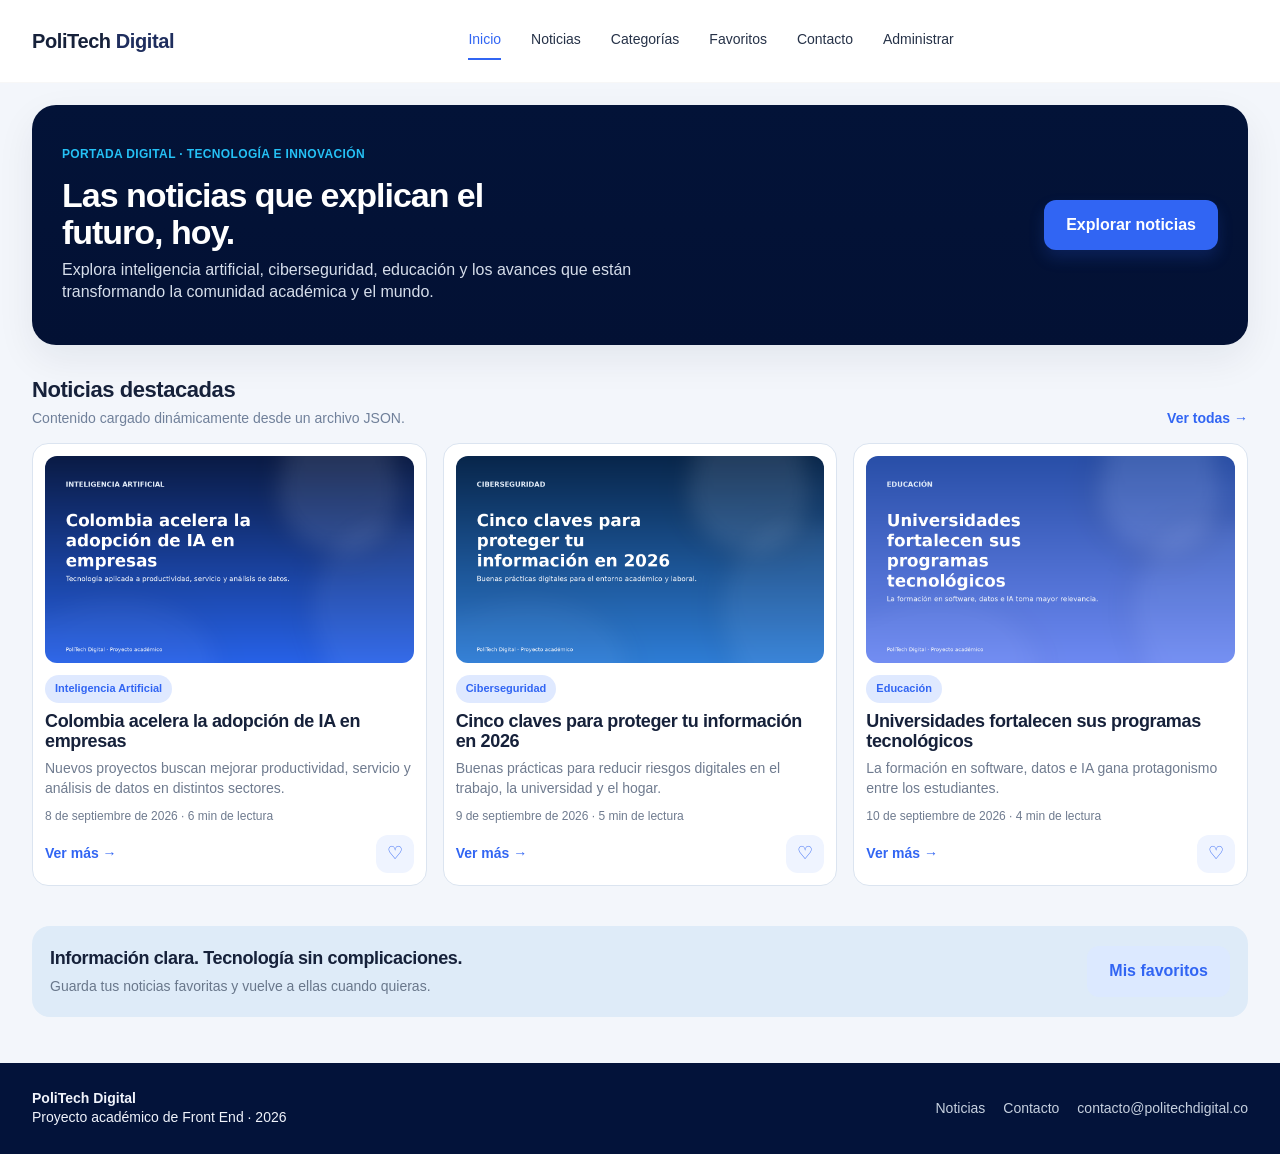
<file: index.html>
<!doctype html><html lang="es"><head><meta charset="utf-8"><meta name="viewport" content="width=device-width,initial-scale=1"><meta name="description" content="PoliTech Digital, prototipo académico de plataforma web de noticias."><title>PoliTech Digital | Inicio</title><link rel="stylesheet" href="css/styles.css"></head><body>
<header class="site-header"><div class="container navbar"><a class="brand" href="index.html">PoliTech <span>Digital</span></a><button class="menu-btn" id="menu-button" aria-label="Abrir menú">Menú</button><nav class="nav-links" id="nav-links"><a href="index.html">Inicio</a><a href="noticias.html">Noticias</a><a href="categorias.html">Categorías</a><a href="favoritos.html">Favoritos</a><a href="contacto.html">Contacto</a><a href="administrar.html">Administrar</a></nav></div></header>
<main>
<section class="hero"><div class="container"><div class="hero-panel"><div><div class="eyebrow">Portada digital · Tecnología e innovación</div><h1>Las noticias que explican el futuro, hoy.</h1><p>Explora inteligencia artificial, ciberseguridad, educación y los avances que están transformando la comunidad académica y el mundo.</p></div><a class="button" href="noticias.html">Explorar noticias</a></div></div></section>
<section class="section"><div class="container"><div class="section-header"><div><h2 class="section-title">Noticias destacadas</h2><p class="section-subtitle">Contenido cargado dinámicamente desde un archivo JSON.</p></div><a class="text-link" href="noticias.html">Ver todas →</a></div><div class="grid" id="featured-news"><div class="empty-state">Cargando noticias…</div></div></div></section>
<section class="section"><div class="container"><div class="info-strip"><div><h2>Información clara. Tecnología sin complicaciones.</h2><p>Guarda tus noticias favoritas y vuelve a ellas cuando quieras.</p></div><a class="button-secondary" href="favoritos.html">Mis favoritos</a></div></div></section>
</main>
<footer class="site-footer"><div class="container footer-content"><div><strong>PoliTech Digital</strong><br>Proyecto académico de Front End · <span id="year"></span></div><div class="footer-links"><a href="noticias.html">Noticias</a><a href="contacto.html">Contacto</a><span>contacto@politechdigital.co</span></div></div></footer>
<script src="js/data-fallback.js"></script><script src="js/app.js"></script></body></html>
</file>
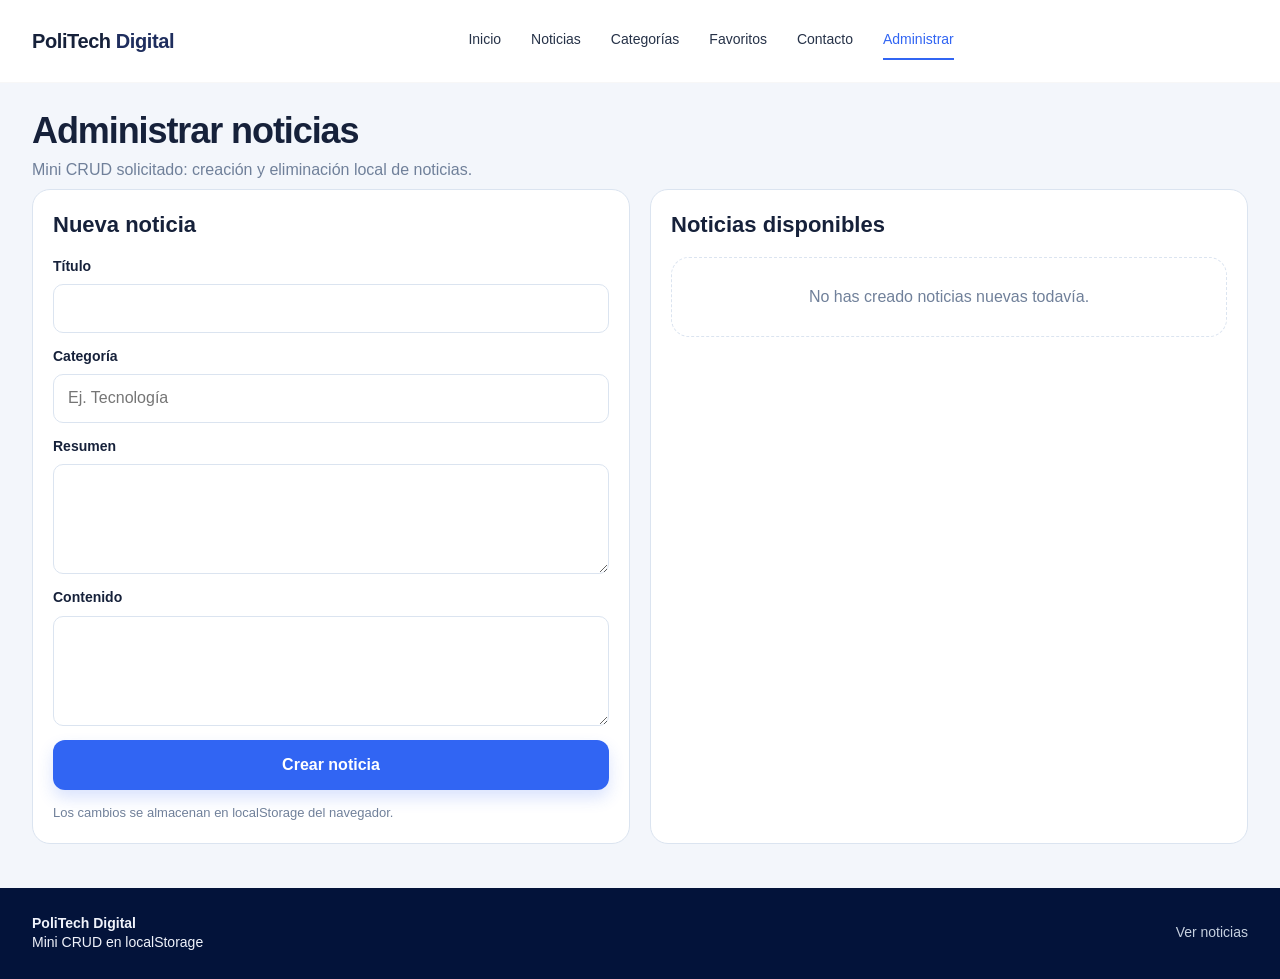
<file: administrar.html>
<!doctype html><html lang="es"><head><meta charset="utf-8"><meta name="viewport" content="width=device-width,initial-scale=1"><title>Administrar | PoliTech Digital</title><link rel="stylesheet" href="css/styles.css"></head><body>
<header class="site-header"><div class="container navbar"><a class="brand" href="index.html">PoliTech <span>Digital</span></a><button class="menu-btn" id="menu-button" aria-label="Abrir menú">Menú</button><nav class="nav-links" id="nav-links"><a href="index.html">Inicio</a><a href="noticias.html">Noticias</a><a href="categorias.html">Categorías</a><a href="favoritos.html">Favoritos</a><a href="contacto.html">Contacto</a><a href="administrar.html">Administrar</a></nav></div></header>
<main class="container"><section class="page-hero"><h1>Administrar noticias</h1><p>Mini CRUD solicitado: creación y eliminación local de noticias.</p></section><section class="admin-layout"><div class="admin-card"><h2>Nueva noticia</h2><form class="form-grid" id="admin-form"><div class="form-group"><label for="admin-titulo">Título</label><input class="input" id="admin-titulo" required></div><div class="form-group"><label for="admin-categoria">Categoría</label><input class="input" id="admin-categoria" placeholder="Ej. Tecnología" required></div><div class="form-group"><label for="admin-resumen">Resumen</label><textarea class="textarea" id="admin-resumen" required></textarea></div><div class="form-group"><label for="admin-contenido">Contenido</label><textarea class="textarea" id="admin-contenido" required></textarea></div><button class="button" type="submit">Crear noticia</button><div class="help" id="admin-message">Los cambios se almacenan en localStorage del navegador.</div></form></div><div class="admin-card"><h2>Noticias disponibles</h2><div class="admin-list" id="admin-list"><div class="empty-state">Cargando noticias…</div></div></div></section></main>
<footer class="site-footer"><div class="container footer-content"><div><strong>PoliTech Digital</strong><br>Mini CRUD en localStorage</div><div class="footer-links"><a href="noticias.html">Ver noticias</a></div></div></footer>
<script src="js/data-fallback.js"></script><script src="js/app.js"></script></body></html>
</file>
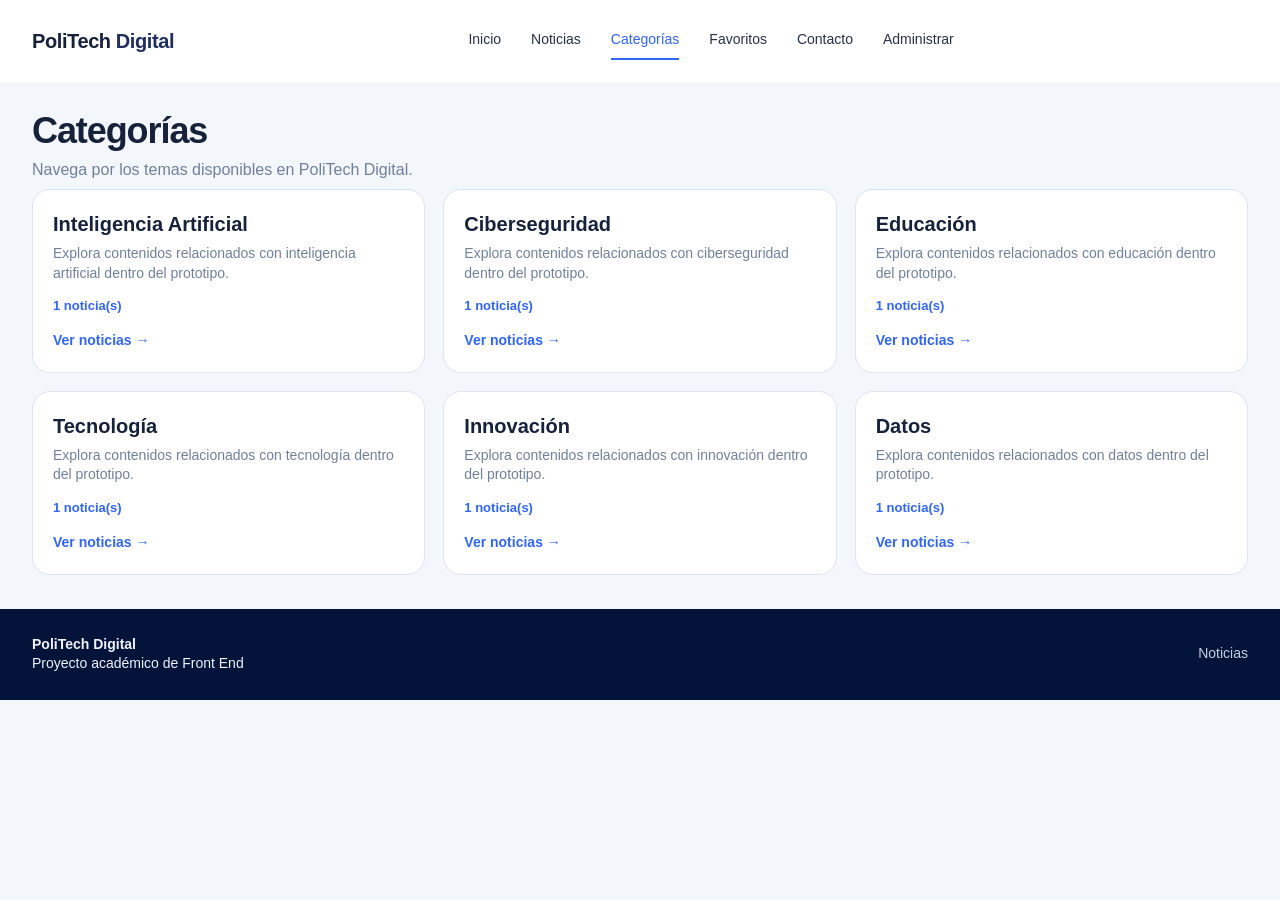
<file: categorias.html>
<!doctype html><html lang="es"><head><meta charset="utf-8"><meta name="viewport" content="width=device-width,initial-scale=1"><title>Categorías | PoliTech Digital</title><link rel="stylesheet" href="css/styles.css"></head><body>
<header class="site-header"><div class="container navbar"><a class="brand" href="index.html">PoliTech <span>Digital</span></a><button class="menu-btn" id="menu-button" aria-label="Abrir menú">Menú</button><nav class="nav-links" id="nav-links"><a href="index.html">Inicio</a><a href="noticias.html">Noticias</a><a href="categorias.html">Categorías</a><a href="favoritos.html">Favoritos</a><a href="contacto.html">Contacto</a><a href="administrar.html">Administrar</a></nav></div></header>
<main class="container"><section class="page-hero"><h1>Categorías</h1><p>Navega por los temas disponibles en PoliTech Digital.</p></section><div class="category-grid" id="category-grid"><div class="empty-state">Cargando categorías…</div></div></main>
<footer class="site-footer"><div class="container footer-content"><div><strong>PoliTech Digital</strong><br>Proyecto académico de Front End</div><div class="footer-links"><a href="noticias.html">Noticias</a></div></div></footer>
<script src="js/data-fallback.js"></script><script src="js/app.js"></script></body></html>
</file>
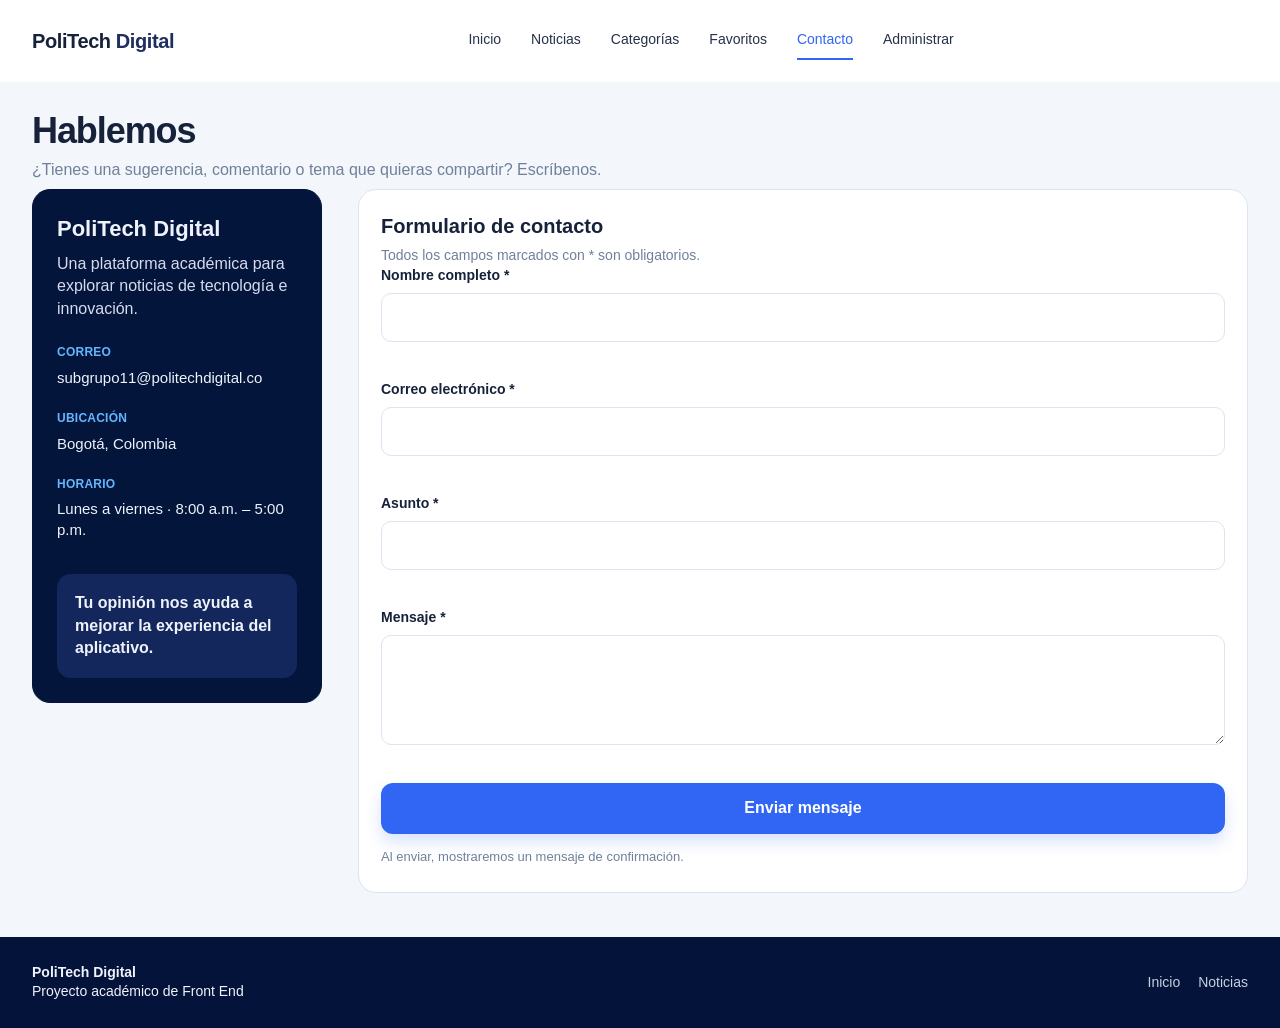
<file: contacto.html>
<!doctype html><html lang="es"><head><meta charset="utf-8"><meta name="viewport" content="width=device-width,initial-scale=1"><title>Contacto | PoliTech Digital</title><link rel="stylesheet" href="css/styles.css"></head><body>
<header class="site-header"><div class="container navbar"><a class="brand" href="index.html">PoliTech <span>Digital</span></a><button class="menu-btn" id="menu-button" aria-label="Abrir menú">Menú</button><nav class="nav-links" id="nav-links"><a href="index.html">Inicio</a><a href="noticias.html">Noticias</a><a href="categorias.html">Categorías</a><a href="favoritos.html">Favoritos</a><a href="contacto.html">Contacto</a><a href="administrar.html">Administrar</a></nav></div></header>
<main class="container"><section class="page-hero"><h1>Hablemos</h1><p>¿Tienes una sugerencia, comentario o tema que quieras compartir? Escríbenos.</p></section><section class="contact-layout"><aside class="contact-panel"><h2>PoliTech Digital</h2><p>Una plataforma académica para explorar noticias de tecnología e innovación.</p><div class="contact-list"><div><div class="contact-label">Correo</div><div>subgrupo11@politechdigital.co</div></div><div><div class="contact-label">Ubicación</div><div>Bogotá, Colombia</div></div><div><div class="contact-label">Horario</div><div>Lunes a viernes · 8:00 a.m. – 5:00 p.m.</div></div></div><div class="contact-note">Tu opinión nos ayuda a mejorar la experiencia del aplicativo.</div></aside><section class="form-card"><h2>Formulario de contacto</h2><p class="section-subtitle">Todos los campos marcados con * son obligatorios.</p><div class="alert-success" id="contact-success" role="status"></div><form class="form-grid" id="contact-form" novalidate><div class="form-group"><label for="nombre">Nombre completo *</label><input class="input" id="nombre" autocomplete="name" required><div class="error" id="nombre-error"></div></div><div class="form-group"><label for="correo">Correo electrónico *</label><input class="input" id="correo" type="email" autocomplete="email" required><div class="error" id="correo-error"></div></div><div class="form-group"><label for="asunto">Asunto *</label><input class="input" id="asunto" required><div class="error" id="asunto-error"></div></div><div class="form-group"><label for="mensaje">Mensaje *</label><textarea class="textarea" id="mensaje" minlength="10" required></textarea><div class="error" id="mensaje-error"></div></div><button class="button" type="submit">Enviar mensaje</button><div class="help">Al enviar, mostraremos un mensaje de confirmación.</div></form></section></section></main>
<footer class="site-footer"><div class="container footer-content"><div><strong>PoliTech Digital</strong><br>Proyecto académico de Front End</div><div class="footer-links"><a href="index.html">Inicio</a><a href="noticias.html">Noticias</a></div></div></footer>
<script src="js/data-fallback.js"></script><script src="js/app.js"></script></body></html>
</file>
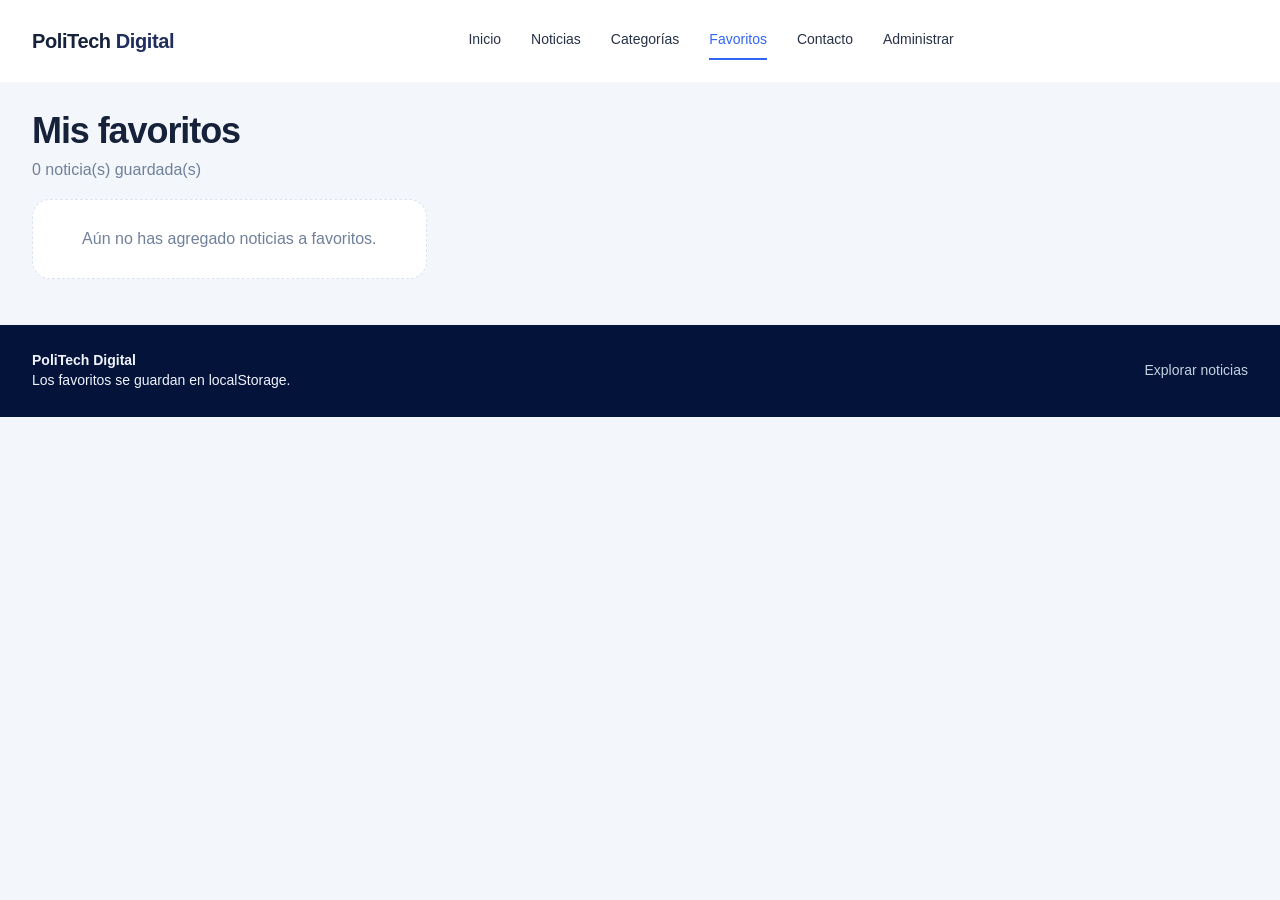
<file: favoritos.html>
<!doctype html><html lang="es"><head><meta charset="utf-8"><meta name="viewport" content="width=device-width,initial-scale=1"><title>Favoritos | PoliTech Digital</title><link rel="stylesheet" href="css/styles.css"></head><body>
<header class="site-header"><div class="container navbar"><a class="brand" href="index.html">PoliTech <span>Digital</span></a><button class="menu-btn" id="menu-button" aria-label="Abrir menú">Menú</button><nav class="nav-links" id="nav-links"><a href="index.html">Inicio</a><a href="noticias.html">Noticias</a><a href="categorias.html">Categorías</a><a href="favoritos.html">Favoritos</a><a href="contacto.html">Contacto</a><a href="administrar.html">Administrar</a></nav></div></header>
<main class="container"><section class="page-hero"><h1>Mis favoritos</h1><p id="favorites-count">0 noticias guardadas</p></section><section class="section" style="padding-top:10px"><div class="grid" id="favorites-grid"><div class="empty-state">Cargando favoritos…</div></div></section></main>
<footer class="site-footer"><div class="container footer-content"><div><strong>PoliTech Digital</strong><br>Los favoritos se guardan en localStorage.</div><div class="footer-links"><a href="noticias.html">Explorar noticias</a></div></div></footer>
<script src="js/data-fallback.js"></script><script src="js/app.js"></script></body></html>
</file>
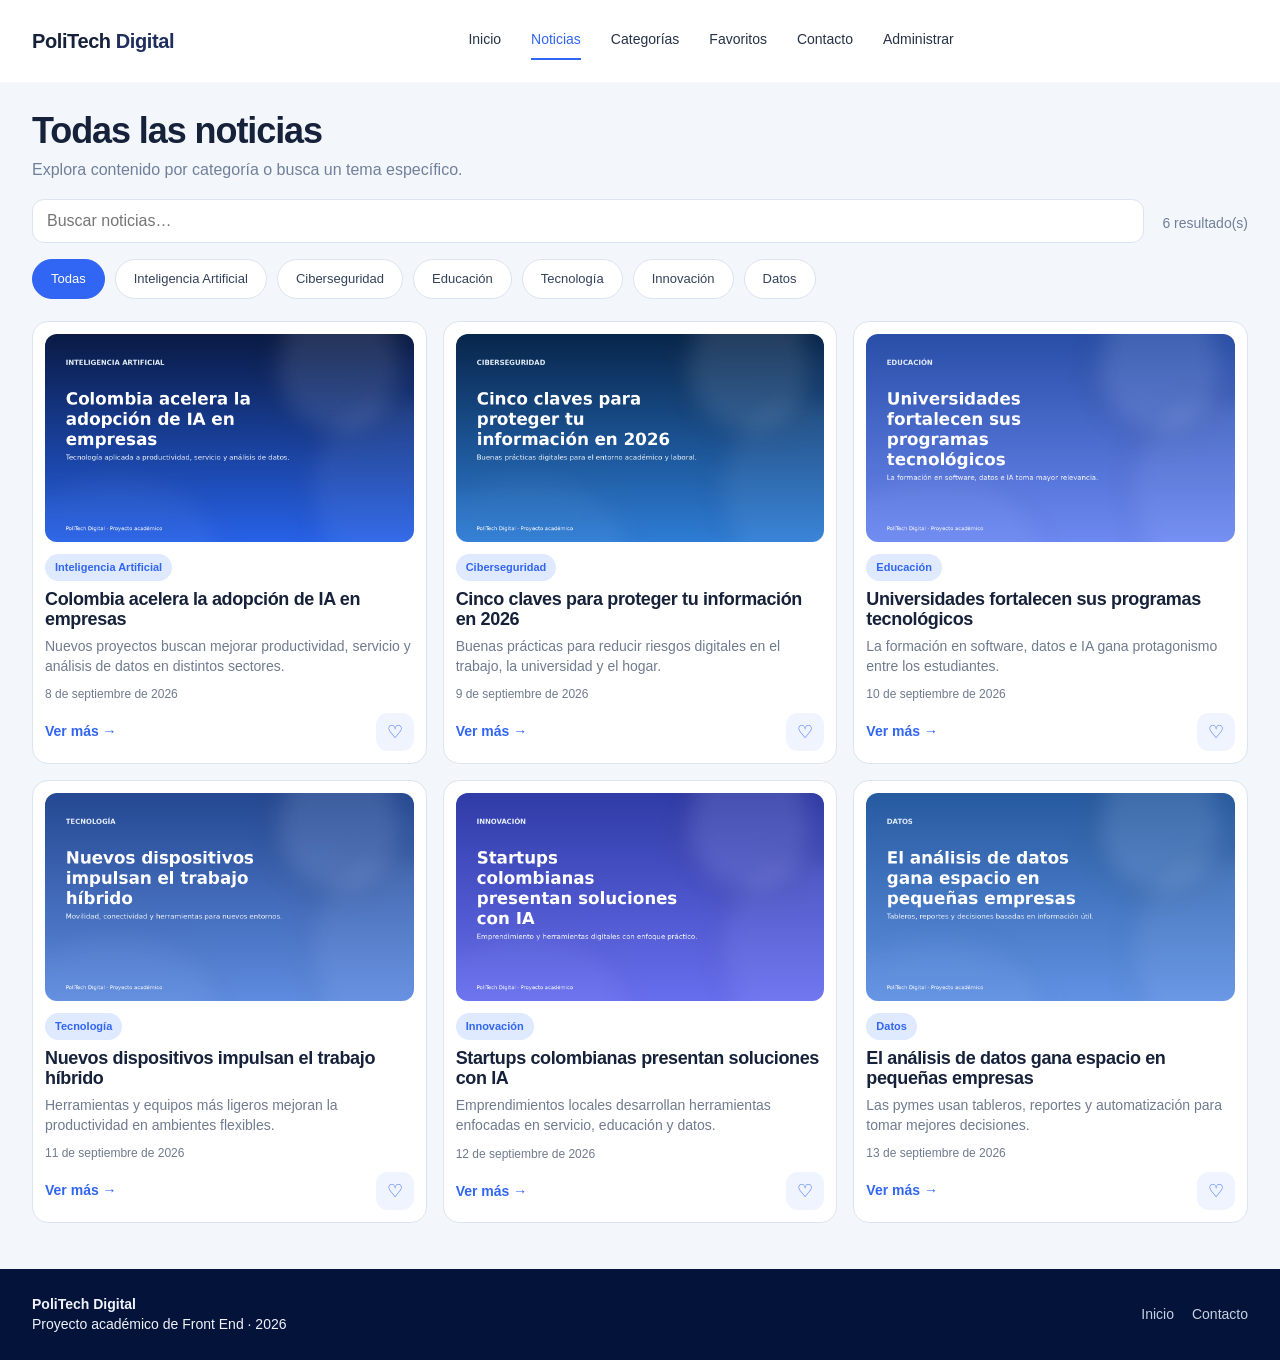
<file: noticias.html>
<!doctype html><html lang="es"><head><meta charset="utf-8"><meta name="viewport" content="width=device-width,initial-scale=1"><title>Noticias | PoliTech Digital</title><link rel="stylesheet" href="css/styles.css"></head><body>
<header class="site-header"><div class="container navbar"><a class="brand" href="index.html">PoliTech <span>Digital</span></a><button class="menu-btn" id="menu-button" aria-label="Abrir menú">Menú</button><nav class="nav-links" id="nav-links"><a href="index.html">Inicio</a><a href="noticias.html">Noticias</a><a href="categorias.html">Categorías</a><a href="favoritos.html">Favoritos</a><a href="contacto.html">Contacto</a><a href="administrar.html">Administrar</a></nav></div></header>
<main class="container"><section class="page-hero"><h1>Todas las noticias</h1><p>Explora contenido por categoría o busca un tema específico.</p></section><section class="section" style="padding-top:10px"><div class="toolbar"><input class="search-box" id="search-news" type="search" placeholder="Buscar noticias…" aria-label="Buscar noticias"><span id="result-count" class="section-subtitle"></span></div><div class="filter-row" id="category-filters" aria-label="Filtros por categoría"></div><div class="grid" id="news-grid" style="margin-top:22px"><div class="empty-state">Cargando noticias…</div></div></section></main>
<footer class="site-footer"><div class="container footer-content"><div><strong>PoliTech Digital</strong><br>Proyecto académico de Front End · <span id="year"></span></div><div class="footer-links"><a href="index.html">Inicio</a><a href="contacto.html">Contacto</a></div></div></footer>
<script src="js/data-fallback.js"></script><script src="js/app.js"></script><script src="js/news-page.js"></script></body></html>
</file>
<file: css/styles.css>
:root{
  --bg:#f3f6fb;
  --surface:#ffffff;
  --surface-soft:#eef4ff;
  --border:#dbe4f0;
  --text:#16213a;
  --muted:#70809a;
  --navy:#04153b;
  --navy-2:#071b4e;
  --primary:#3165f3;
  --primary-dark:#224fd8;
  --info:#dfeeff;
  --shadow:0 14px 38px rgba(10, 23, 56, 0.07);
  --radius:24px;
}
*{box-sizing:border-box}
html{scroll-behavior:smooth}
body{margin:0;font-family:Arial, Helvetica, sans-serif;background:var(--bg);color:var(--text);line-height:1.4}
a{text-decoration:none;color:inherit}
img{max-width:100%;display:block}
button,input,textarea,select{font:inherit}
.container{width:min(1240px, calc(100% - 64px));margin:0 auto}
.site-header{background:#fff;border-bottom:1px solid rgba(0,0,0,0.03);position:sticky;top:0;z-index:20}
.navbar{min-height:82px;display:grid;grid-template-columns:auto 1fr auto;align-items:center;gap:24px}
.brand{font-size:20px;font-weight:700;letter-spacing:-.02em;color:#16213a}
.brand span{color:#1f2e5e}
.nav-links{display:flex;justify-content:center;gap:30px;align-items:center;font-size:14px;color:#263248}
.nav-links a{padding:8px 0;border-bottom:2px solid transparent;transition:.2s}
.nav-links a:hover,.nav-links a.active{color:var(--primary);border-bottom-color:var(--primary)}
.menu-btn{display:none;border:1px solid var(--border);background:#fff;color:var(--text);padding:10px 14px;border-radius:12px;cursor:pointer}
.hero{padding:22px 0 14px}
.hero-panel{background:linear-gradient(180deg, #031338 0%, #031134 100%);color:#fff;border-radius:24px;min-height:240px;padding:30px 30px 30px 30px;display:flex;justify-content:space-between;gap:24px;align-items:center;box-shadow:var(--shadow)}
.eyebrow{font-size:12px;font-weight:700;text-transform:uppercase;letter-spacing:.03em;color:#25c1f5;margin-bottom:14px}
.hero h1{font-size:34px;line-height:1.08;letter-spacing:-.03em;margin:0 0 8px;max-width:520px}
.hero p{font-size:16px;color:#d6deeb;max-width:600px;margin:0}
.button,.button-secondary,.chip,.icon-button{border:none;cursor:pointer;transition:.2s ease}
.button{display:inline-flex;align-items:center;justify-content:center;background:var(--primary);color:#fff;padding:14px 22px;border-radius:12px;font-weight:700;white-space:nowrap;box-shadow:0 8px 16px rgba(49,101,243,.18)}
.button:hover{background:var(--primary-dark)}
.button-secondary{display:inline-flex;align-items:center;justify-content:center;background:#dce9ff;color:var(--primary);padding:14px 22px;border-radius:12px;font-weight:700}
.section{padding:18px 0 22px}
.section-header{display:flex;align-items:flex-end;justify-content:space-between;gap:20px;margin-bottom:14px}
.section-title{margin:0;font-size:22px;line-height:1.2;letter-spacing:-.02em}
.section-subtitle{margin:6px 0 0;font-size:14px;color:var(--muted)}
.text-link{color:var(--primary);font-size:14px;font-weight:700}
.grid{display:grid;grid-template-columns:repeat(3,1fr);gap:16px}
.news-card{background:#fff;border:1px solid var(--border);border-radius:16px;padding:12px;box-shadow:none;display:flex;flex-direction:column;min-height:286px}
.news-media{aspect-ratio:16/9;border-radius:12px;overflow:hidden;background:#d7e3f6;margin-bottom:12px}
.news-media img{width:100%;height:100%;object-fit:cover}
.badge{display:inline-flex;align-items:center;align-self:flex-start;padding:6px 10px;background:#dfe9ff;color:#3165f3;font-size:11px;font-weight:700;border-radius:999px;margin-bottom:8px}
.news-card h3{font-size:18px;line-height:1.12;margin:0 0 8px;letter-spacing:-.02em}
.news-card p{font-size:14px;color:#6f7b8f;margin:0 0 10px}
.news-card .meta{font-size:12px;color:#6f7b8f;margin-top:auto;margin-bottom:10px}
.card-actions{display:flex;align-items:center;justify-content:space-between;gap:12px;margin-top:auto}
.inline-link{color:var(--primary);font-size:14px;font-weight:700}
.icon-button{width:38px;height:38px;border-radius:12px;background:#eff4ff;color:#3165f3;display:inline-flex;align-items:center;justify-content:center;font-size:18px}
.icon-button.active{background:#3165f3;color:#fff}
.info-strip{background:#deebf8;border-radius:18px;padding:20px 18px;display:flex;align-items:center;justify-content:space-between;gap:24px}
.info-strip h2{margin:0 0 6px;font-size:18px;letter-spacing:-.02em}
.info-strip p{margin:0;color:#69778b;font-size:14px}
.site-footer{background:#03133a;color:#f0f3fb;margin-top:24px}
.footer-content{display:flex;justify-content:space-between;gap:24px;align-items:center;padding:26px 0;font-size:14px}
.footer-links{display:flex;flex-wrap:wrap;gap:18px;color:#c6d0df}
.page-hero{padding:28px 0 8px}
.page-hero h1{margin:0;font-size:36px;line-height:1.1;letter-spacing:-.03em}
.page-hero p{margin:8px 0 0;color:var(--muted);font-size:16px}
.toolbar{display:flex;align-items:center;gap:18px;flex-wrap:wrap}
.search-box{flex:1 1 420px;min-height:44px;background:#fff;border:1px solid var(--border);border-radius:12px;padding:0 14px;color:#253149}
.filter-row{display:flex;flex-wrap:wrap;gap:10px;margin-top:16px}
.chip{display:inline-flex;align-items:center;justify-content:center;padding:10px 18px;border:1px solid var(--border);background:#fff;color:#33415b;border-radius:999px;font-size:13px}
.chip.active,.chip:hover{background:var(--primary);color:#fff;border-color:var(--primary)}
.empty-state{padding:28px;background:#fff;border:1px dashed var(--border);border-radius:18px;color:var(--muted);text-align:center}
.category-grid{display:grid;grid-template-columns:repeat(3,1fr);gap:18px;padding-bottom:10px}
.category-card{background:#fff;border:1px solid var(--border);border-radius:18px;padding:20px}
.category-card h3{margin:0 0 6px;font-size:20px}
.category-card p{margin:0 0 14px;color:var(--muted);font-size:14px}
.category-card .count{font-size:13px;color:#3165f3;font-weight:700}
.article{padding:18px 0 0}
.breadcrumb{font-size:13px;color:#7b879b;margin-bottom:14px}
.article-head .badge{margin-bottom:12px}
.article-head h1{margin:0;font-size:34px;line-height:1.08;letter-spacing:-.03em;max-width:780px}
.article-meta{margin-top:10px;font-size:14px;color:#75839a}
.article-hero{margin-top:16px;background:#d9e7f7;border-radius:22px;overflow:hidden;aspect-ratio:16/7}
.article-hero img{width:100%;height:100%;object-fit:cover}
.article-layout{display:grid;grid-template-columns:minmax(0,1fr) 290px;gap:24px;margin-top:28px}
.article-card,.aside-card,.form-card,.contact-panel,.admin-card{background:#fff;border:1px solid var(--border);border-radius:18px}
.article-card{padding:22px}
.article-card p{font-size:16px;color:#2f3b53;margin:0 0 18px}
.quote-box{background:#ecf3ff;border-radius:12px;padding:18px;font-weight:700;color:#243148;margin-top:10px}
.aside-card{padding:18px}
.aside-card h3{margin:0 0 14px;font-size:16px}
.aside-card .button,.aside-card .button-secondary{width:100%;margin-bottom:12px}
.related-links{margin-top:18px}
.related-links a,.related-links span{display:block;color:#7a8698;font-size:14px;margin-top:2px}
.contact-layout{display:grid;grid-template-columns:290px minmax(0,1fr);gap:36px;align-items:start;padding-bottom:20px}
.contact-panel{padding:24px;background:#04153b;color:#eef2fb;border-color:#04153b}
.contact-panel h2{margin:0 0 8px;font-size:22px}
.contact-panel p{margin:0 0 24px;color:#d5dced}
.contact-list{display:grid;gap:22px;font-size:15px}
.contact-label{font-size:12px;font-weight:700;color:#63b6ff;text-transform:uppercase;letter-spacing:.02em;margin-bottom:6px}
.contact-note{margin-top:34px;background:rgba(94,125,242,.18);padding:18px;border-radius:14px;font-weight:700}
.form-card{padding:22px 22px 26px}
.form-card h2{margin:0 0 4px;font-size:20px}
.form-grid{display:grid;gap:14px}
.form-group{display:grid;gap:8px}
label{font-size:14px;font-weight:700}
.input,.textarea{width:100%;background:#fff;border:1px solid var(--border);border-radius:10px;padding:12px 14px;color:#243148}
.textarea{min-height:110px;resize:vertical}
.help,.error{font-size:13px}
.help{color:var(--muted)}
.error{color:#d14343;min-height:16px}
.alert-success{display:none;margin-bottom:12px;padding:12px 14px;border-radius:12px;background:#e6f8ec;color:#16773a;font-size:14px;font-weight:700}
.contact-actions{display:flex;align-items:center;gap:12px;flex-wrap:wrap}
.admin-layout{display:grid;grid-template-columns:minmax(0,1fr) 1fr;gap:20px;padding-bottom:20px}
.admin-card{padding:20px}
.admin-card h2{margin:0 0 16px;font-size:22px}
.admin-list{display:grid;gap:12px}
.admin-item{display:flex;justify-content:space-between;align-items:flex-start;gap:16px;padding:14px;border:1px solid var(--border);border-radius:14px;background:#fbfcff}
.admin-item h4{margin:0 0 6px;font-size:16px}
.admin-item p{margin:0;color:var(--muted);font-size:13px}
.admin-item button{background:#ffe4e4;color:#c73b3b;border:none;border-radius:10px;padding:10px 12px;font-weight:700;cursor:pointer}
.result-badge{font-size:13px;color:var(--muted)}
.hidden{display:none !important}
@media (max-width: 980px){
  .grid,.category-grid,.article-layout,.contact-layout,.admin-layout{grid-template-columns:1fr}
  .hero-panel{padding:24px;align-items:flex-start;flex-direction:column}
  .article-head h1,.hero h1,.page-hero h1{font-size:30px}
}
@media (max-width: 760px){
  .container{width:min(100% - 28px, 1240px)}
  .navbar{grid-template-columns:auto auto;justify-content:space-between}
  .menu-btn{display:inline-flex}
  .nav-links{grid-column:1 / -1;display:none;flex-direction:column;align-items:flex-start;padding:4px 0 12px;gap:12px}
  .nav-links.open{display:flex}
  .section-header,.info-strip,.footer-content,.contact-actions{flex-direction:column;align-items:flex-start}
  .footer-content{padding:22px 0}
  .hero-panel{min-height:auto}
  .search-box{flex-basis:100%}
}
</file>
